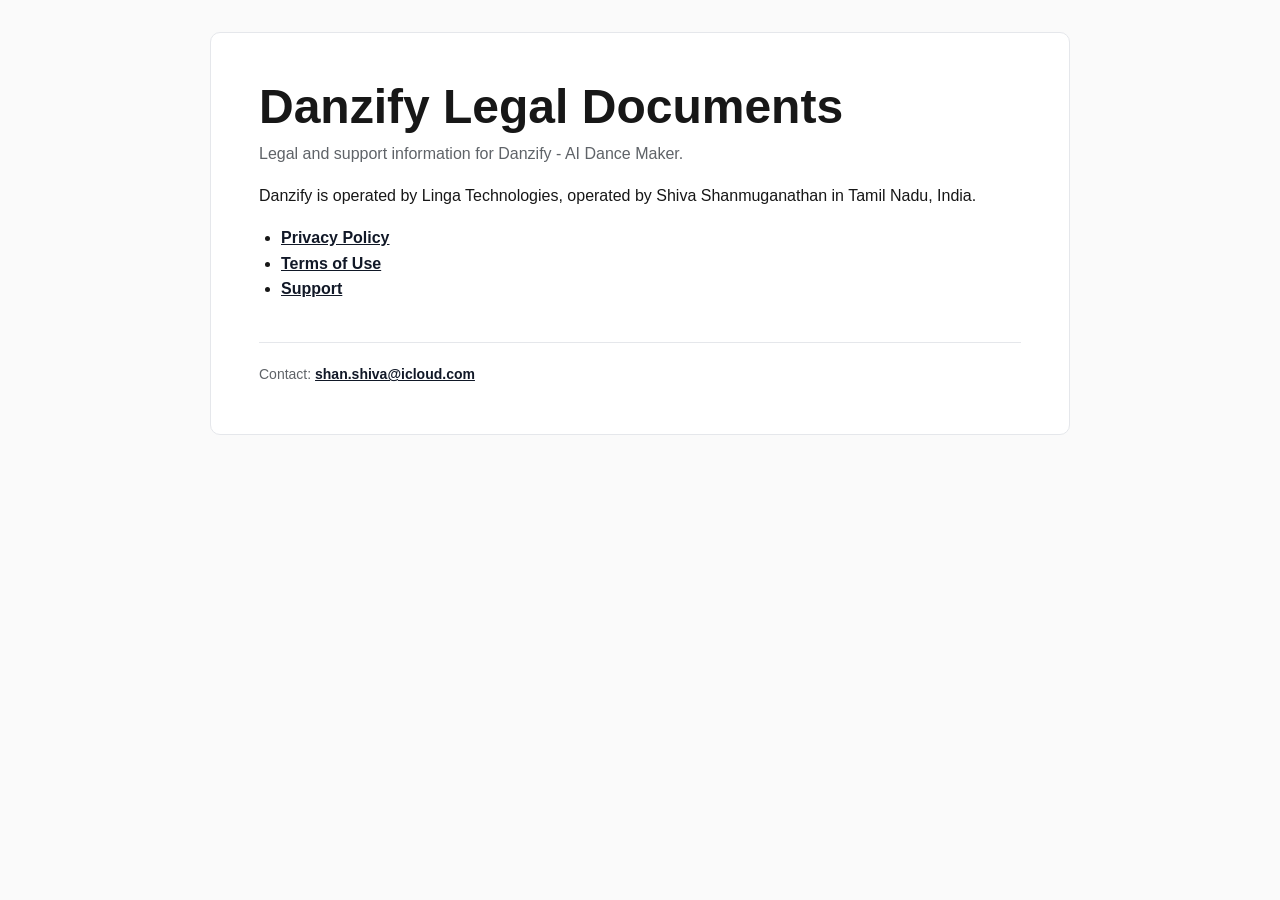
<file: docs/index.html>
<!doctype html>
<html lang="en">
<head>
  <meta charset="utf-8">
  <meta name="viewport" content="width=device-width, initial-scale=1">
  <title>Danzify Legal Documents</title>
  <link rel="stylesheet" href="./styles.css">
</head>
<body>
  <main>
    <h1>Danzify Legal Documents</h1>
    <p class="meta">Legal and support information for Danzify - AI Dance Maker.</p>
    <p>Danzify is operated by Linga Technologies, operated by Shiva Shanmuganathan in Tamil Nadu, India.</p>
    <ul>
      <li><a href="./privacy.html">Privacy Policy</a></li>
      <li><a href="./terms.html">Terms of Use</a></li>
      <li><a href="./support.html">Support</a></li>
    </ul>
    <footer>
      Contact: <a href="mailto:shan.shiva@icloud.com">shan.shiva@icloud.com</a>
    </footer>
  </main>
</body>
</html>
</file>
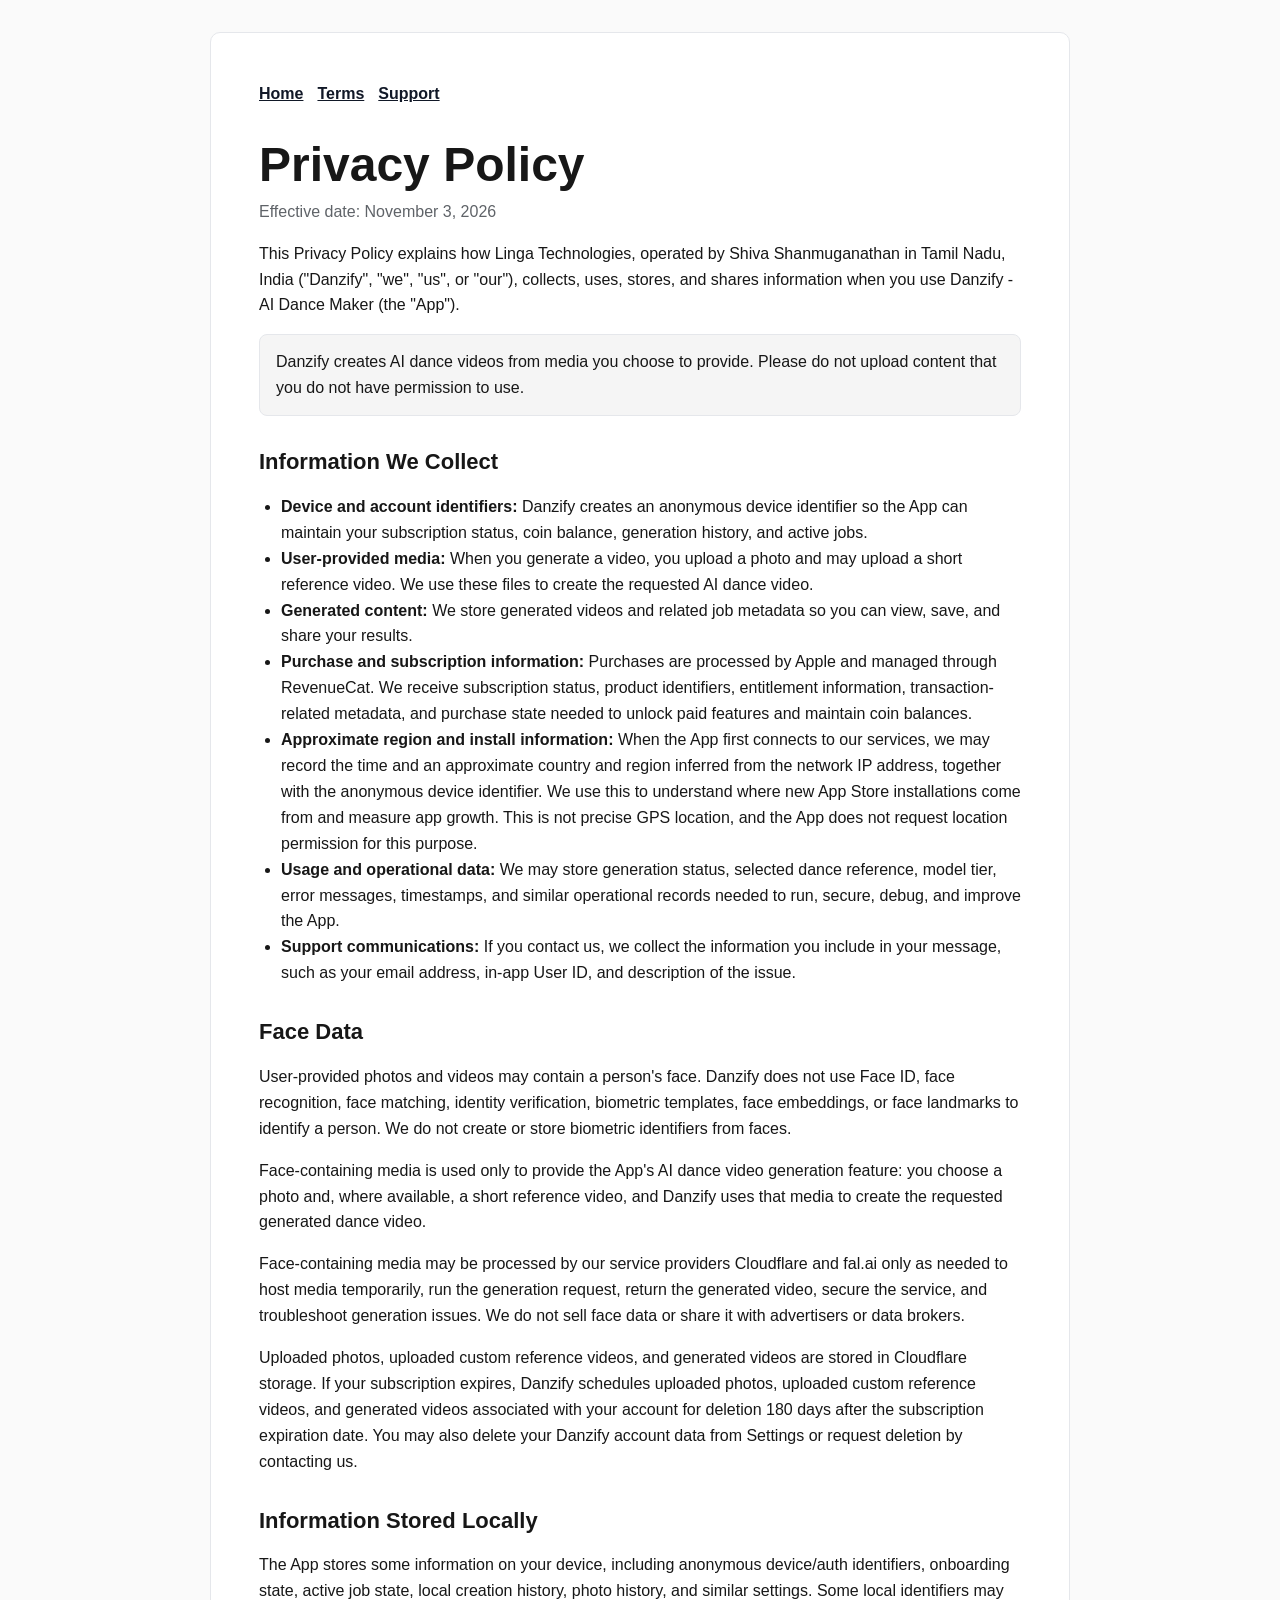
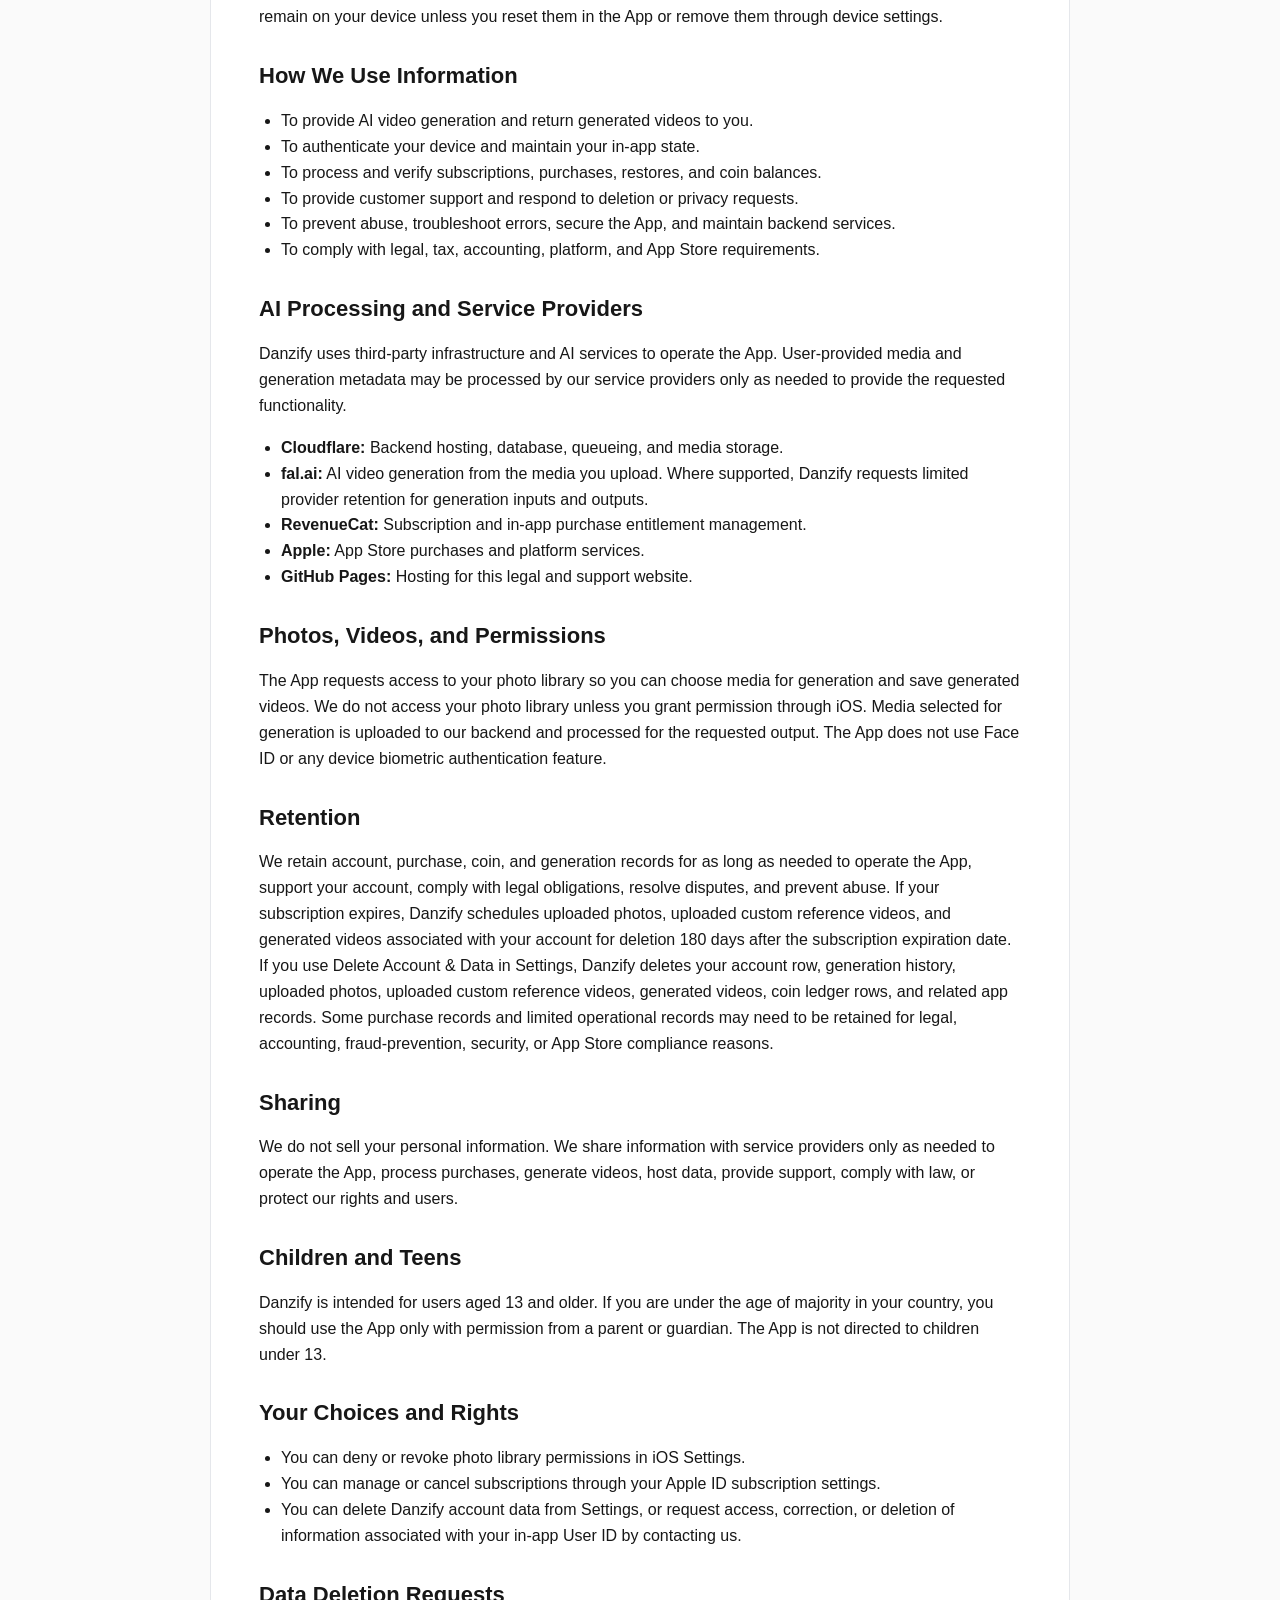
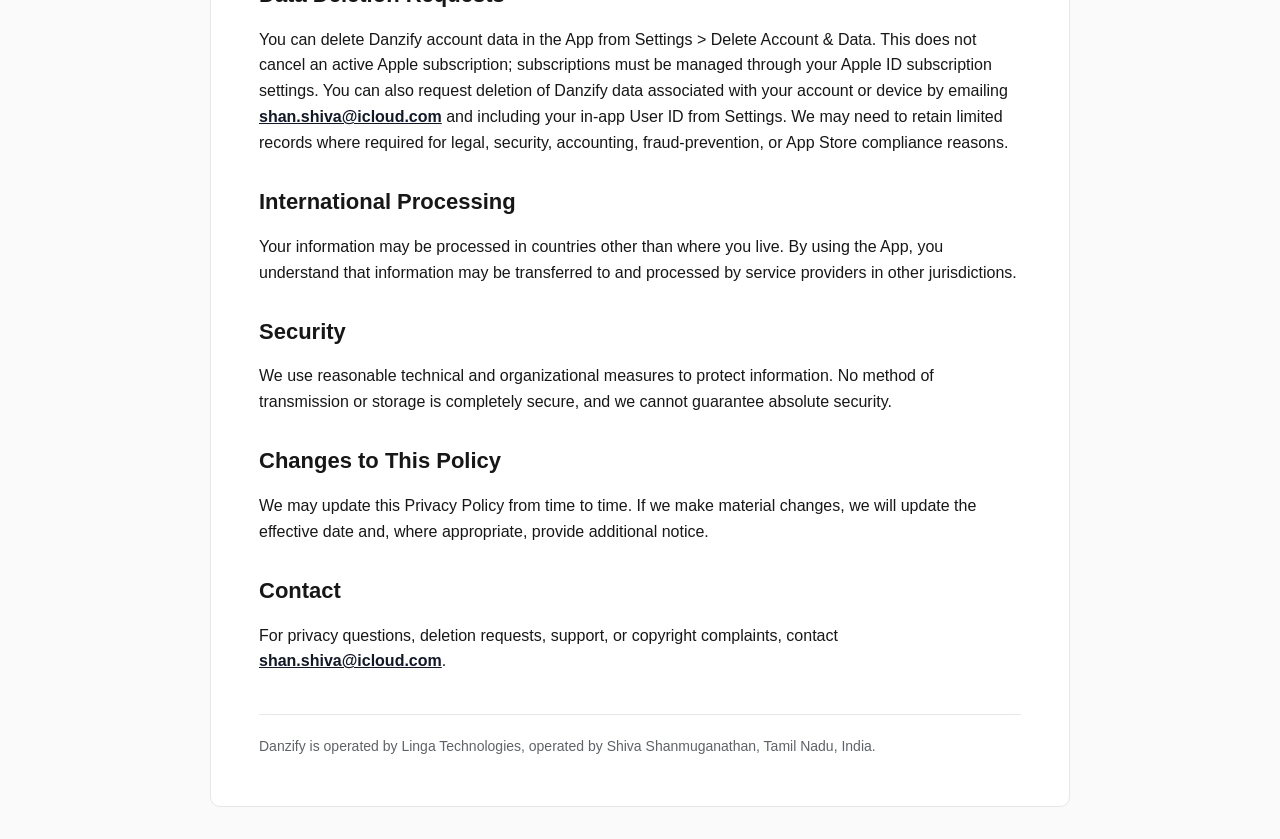
<file: docs/privacy.html>
<!doctype html>
<html lang="en">
<head>
  <meta charset="utf-8">
  <meta name="viewport" content="width=device-width, initial-scale=1">
  <title>Danzify Privacy Policy</title>
  <link rel="stylesheet" href="./styles.css">
</head>
<body>
  <main>
    <nav>
      <a href="./index.html">Home</a>
      <a href="./terms.html">Terms</a>
      <a href="./support.html">Support</a>
    </nav>

    <h1>Privacy Policy</h1>
    <p class="meta">Effective date: November 3, 2026</p>

    <p>This Privacy Policy explains how Linga Technologies, operated by Shiva Shanmuganathan in Tamil Nadu, India ("Danzify", "we", "us", or "our"), collects, uses, stores, and shares information when you use Danzify - AI Dance Maker (the "App").</p>

    <p class="notice">Danzify creates AI dance videos from media you choose to provide. Please do not upload content that you do not have permission to use.</p>

    <h2>Information We Collect</h2>
    <ul>
      <li><strong>Device and account identifiers:</strong> Danzify creates an anonymous device identifier so the App can maintain your subscription status, coin balance, generation history, and active jobs.</li>
      <li><strong>User-provided media:</strong> When you generate a video, you upload a photo and may upload a short reference video. We use these files to create the requested AI dance video.</li>
      <li><strong>Generated content:</strong> We store generated videos and related job metadata so you can view, save, and share your results.</li>
      <li><strong>Purchase and subscription information:</strong> Purchases are processed by Apple and managed through RevenueCat. We receive subscription status, product identifiers, entitlement information, transaction-related metadata, and purchase state needed to unlock paid features and maintain coin balances.</li>
      <li><strong>Approximate region and install information:</strong> When the App first connects to our services, we may record the time and an approximate country and region inferred from the network IP address, together with the anonymous device identifier. We use this to understand where new App Store installations come from and measure app growth. This is not precise GPS location, and the App does not request location permission for this purpose.</li>
      <li><strong>Usage and operational data:</strong> We may store generation status, selected dance reference, model tier, error messages, timestamps, and similar operational records needed to run, secure, debug, and improve the App.</li>
      <li><strong>Support communications:</strong> If you contact us, we collect the information you include in your message, such as your email address, in-app User ID, and description of the issue.</li>
    </ul>

    <h2>Face Data</h2>
    <p>User-provided photos and videos may contain a person's face. Danzify does not use Face ID, face recognition, face matching, identity verification, biometric templates, face embeddings, or face landmarks to identify a person. We do not create or store biometric identifiers from faces.</p>
    <p>Face-containing media is used only to provide the App's AI dance video generation feature: you choose a photo and, where available, a short reference video, and Danzify uses that media to create the requested generated dance video.</p>
    <p>Face-containing media may be processed by our service providers Cloudflare and fal.ai only as needed to host media temporarily, run the generation request, return the generated video, secure the service, and troubleshoot generation issues. We do not sell face data or share it with advertisers or data brokers.</p>
    <p>Uploaded photos, uploaded custom reference videos, and generated videos are stored in Cloudflare storage. If your subscription expires, Danzify schedules uploaded photos, uploaded custom reference videos, and generated videos associated with your account for deletion 180 days after the subscription expiration date. You may also delete your Danzify account data from Settings or request deletion by contacting us.</p>

    <h2>Information Stored Locally</h2>
    <p>The App stores some information on your device, including anonymous device/auth identifiers, onboarding state, active job state, local creation history, photo history, and similar settings. Some local identifiers may remain on your device unless you reset them in the App or remove them through device settings.</p>

    <h2>How We Use Information</h2>
    <ul>
      <li>To provide AI video generation and return generated videos to you.</li>
      <li>To authenticate your device and maintain your in-app state.</li>
      <li>To process and verify subscriptions, purchases, restores, and coin balances.</li>
      <li>To provide customer support and respond to deletion or privacy requests.</li>
      <li>To prevent abuse, troubleshoot errors, secure the App, and maintain backend services.</li>
      <li>To comply with legal, tax, accounting, platform, and App Store requirements.</li>
    </ul>

    <h2>AI Processing and Service Providers</h2>
    <p>Danzify uses third-party infrastructure and AI services to operate the App. User-provided media and generation metadata may be processed by our service providers only as needed to provide the requested functionality.</p>
    <ul>
      <li><strong>Cloudflare:</strong> Backend hosting, database, queueing, and media storage.</li>
      <li><strong>fal.ai:</strong> AI video generation from the media you upload. Where supported, Danzify requests limited provider retention for generation inputs and outputs.</li>
      <li><strong>RevenueCat:</strong> Subscription and in-app purchase entitlement management.</li>
      <li><strong>Apple:</strong> App Store purchases and platform services.</li>
      <li><strong>GitHub Pages:</strong> Hosting for this legal and support website.</li>
    </ul>

    <h2>Photos, Videos, and Permissions</h2>
    <p>The App requests access to your photo library so you can choose media for generation and save generated videos. We do not access your photo library unless you grant permission through iOS. Media selected for generation is uploaded to our backend and processed for the requested output. The App does not use Face ID or any device biometric authentication feature.</p>

    <h2>Retention</h2>
    <p>We retain account, purchase, coin, and generation records for as long as needed to operate the App, support your account, comply with legal obligations, resolve disputes, and prevent abuse. If your subscription expires, Danzify schedules uploaded photos, uploaded custom reference videos, and generated videos associated with your account for deletion 180 days after the subscription expiration date. If you use Delete Account & Data in Settings, Danzify deletes your account row, generation history, uploaded photos, uploaded custom reference videos, generated videos, coin ledger rows, and related app records. Some purchase records and limited operational records may need to be retained for legal, accounting, fraud-prevention, security, or App Store compliance reasons.</p>

    <h2>Sharing</h2>
    <p>We do not sell your personal information. We share information with service providers only as needed to operate the App, process purchases, generate videos, host data, provide support, comply with law, or protect our rights and users.</p>

    <h2>Children and Teens</h2>
    <p>Danzify is intended for users aged 13 and older. If you are under the age of majority in your country, you should use the App only with permission from a parent or guardian. The App is not directed to children under 13.</p>

    <h2>Your Choices and Rights</h2>
    <ul>
      <li>You can deny or revoke photo library permissions in iOS Settings.</li>
      <li>You can manage or cancel subscriptions through your Apple ID subscription settings.</li>
      <li>You can delete Danzify account data from Settings, or request access, correction, or deletion of information associated with your in-app User ID by contacting us.</li>
    </ul>

    <h2>Data Deletion Requests</h2>
    <p>You can delete Danzify account data in the App from Settings &gt; Delete Account &amp; Data. This does not cancel an active Apple subscription; subscriptions must be managed through your Apple ID subscription settings. You can also request deletion of Danzify data associated with your account or device by emailing <a href="mailto:shan.shiva@icloud.com">shan.shiva@icloud.com</a> and including your in-app User ID from Settings. We may need to retain limited records where required for legal, security, accounting, fraud-prevention, or App Store compliance reasons.</p>

    <h2>International Processing</h2>
    <p>Your information may be processed in countries other than where you live. By using the App, you understand that information may be transferred to and processed by service providers in other jurisdictions.</p>

    <h2>Security</h2>
    <p>We use reasonable technical and organizational measures to protect information. No method of transmission or storage is completely secure, and we cannot guarantee absolute security.</p>

    <h2>Changes to This Policy</h2>
    <p>We may update this Privacy Policy from time to time. If we make material changes, we will update the effective date and, where appropriate, provide additional notice.</p>

    <h2>Contact</h2>
    <p>For privacy questions, deletion requests, support, or copyright complaints, contact <a href="mailto:shan.shiva@icloud.com">shan.shiva@icloud.com</a>.</p>

    <footer>
      Danzify is operated by Linga Technologies, operated by Shiva Shanmuganathan, Tamil Nadu, India.
    </footer>
  </main>
</body>
</html>
</file>
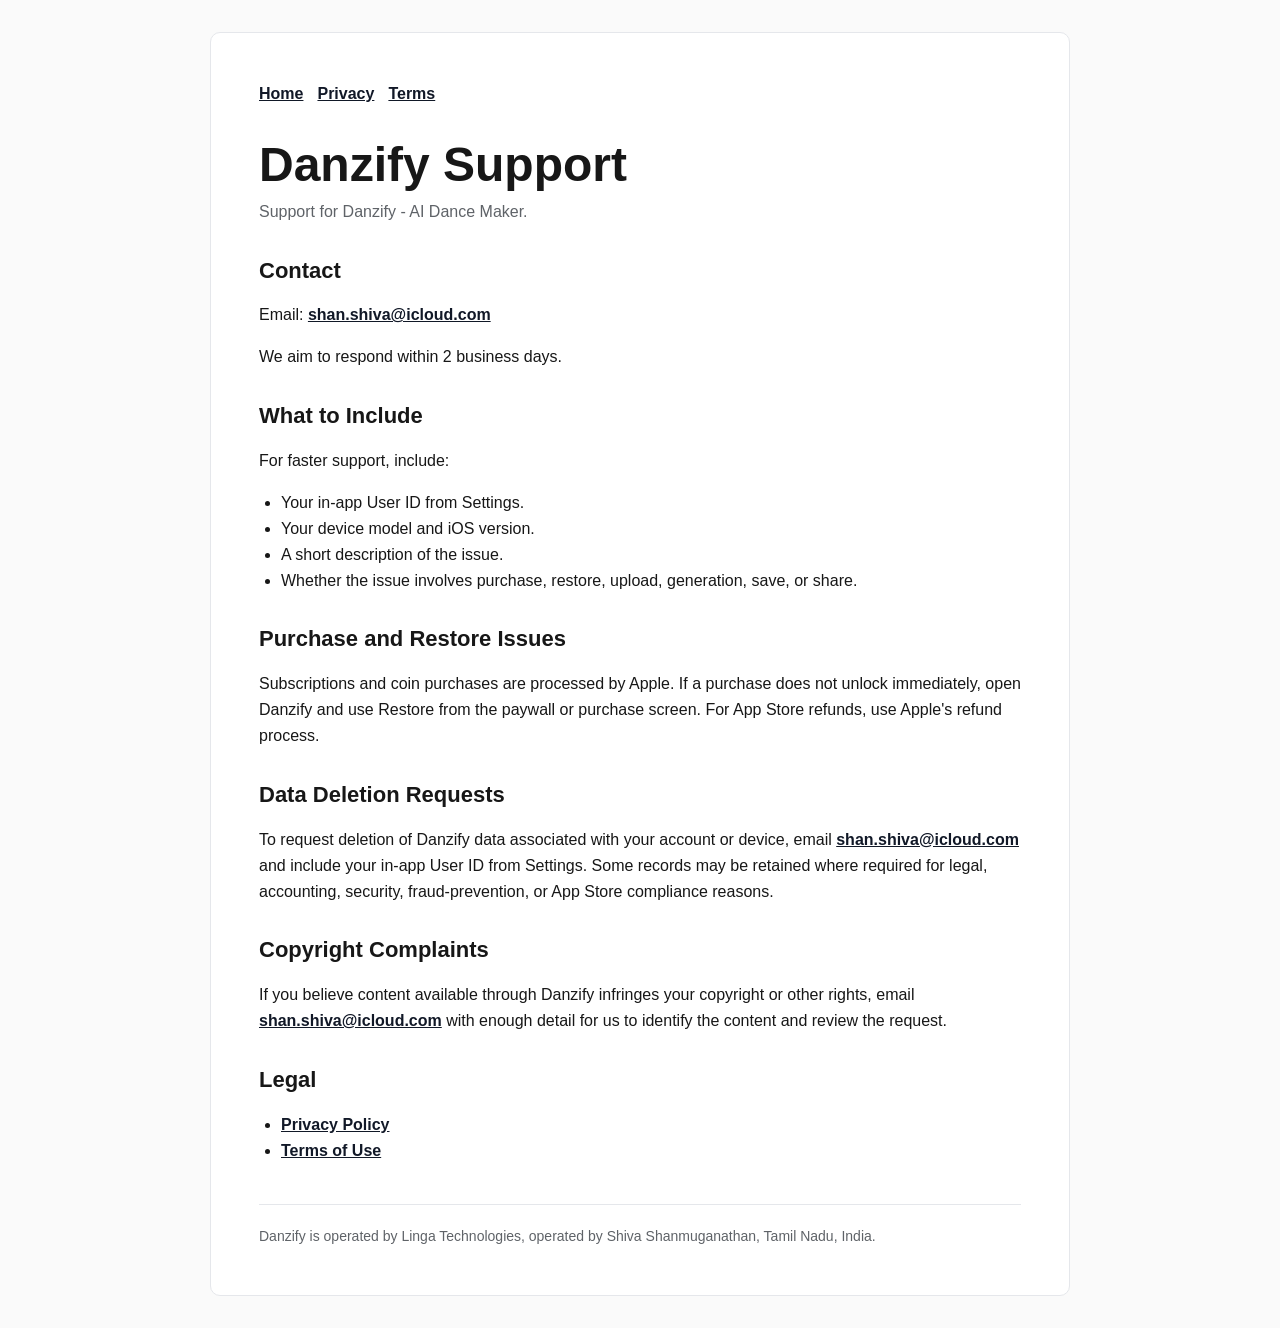
<file: docs/support.html>
<!doctype html>
<html lang="en">
<head>
  <meta charset="utf-8">
  <meta name="viewport" content="width=device-width, initial-scale=1">
  <title>Danzify Support</title>
  <link rel="stylesheet" href="./styles.css">
</head>
<body>
  <main>
    <nav>
      <a href="./index.html">Home</a>
      <a href="./privacy.html">Privacy</a>
      <a href="./terms.html">Terms</a>
    </nav>

    <h1>Danzify Support</h1>
    <p class="meta">Support for Danzify - AI Dance Maker.</p>

    <h2>Contact</h2>
    <p>Email: <a href="mailto:shan.shiva@icloud.com">shan.shiva@icloud.com</a></p>
    <p>We aim to respond within 2 business days.</p>

    <h2>What to Include</h2>
    <p>For faster support, include:</p>
    <ul>
      <li>Your in-app User ID from Settings.</li>
      <li>Your device model and iOS version.</li>
      <li>A short description of the issue.</li>
      <li>Whether the issue involves purchase, restore, upload, generation, save, or share.</li>
    </ul>

    <h2>Purchase and Restore Issues</h2>
    <p>Subscriptions and coin purchases are processed by Apple. If a purchase does not unlock immediately, open Danzify and use Restore from the paywall or purchase screen. For App Store refunds, use Apple's refund process.</p>

    <h2>Data Deletion Requests</h2>
    <p>To request deletion of Danzify data associated with your account or device, email <a href="mailto:shan.shiva@icloud.com">shan.shiva@icloud.com</a> and include your in-app User ID from Settings. Some records may be retained where required for legal, accounting, security, fraud-prevention, or App Store compliance reasons.</p>

    <h2>Copyright Complaints</h2>
    <p>If you believe content available through Danzify infringes your copyright or other rights, email <a href="mailto:shan.shiva@icloud.com">shan.shiva@icloud.com</a> with enough detail for us to identify the content and review the request.</p>

    <h2>Legal</h2>
    <ul>
      <li><a href="./privacy.html">Privacy Policy</a></li>
      <li><a href="./terms.html">Terms of Use</a></li>
    </ul>

    <footer>
      Danzify is operated by Linga Technologies, operated by Shiva Shanmuganathan, Tamil Nadu, India.
    </footer>
  </main>
</body>
</html>
</file>
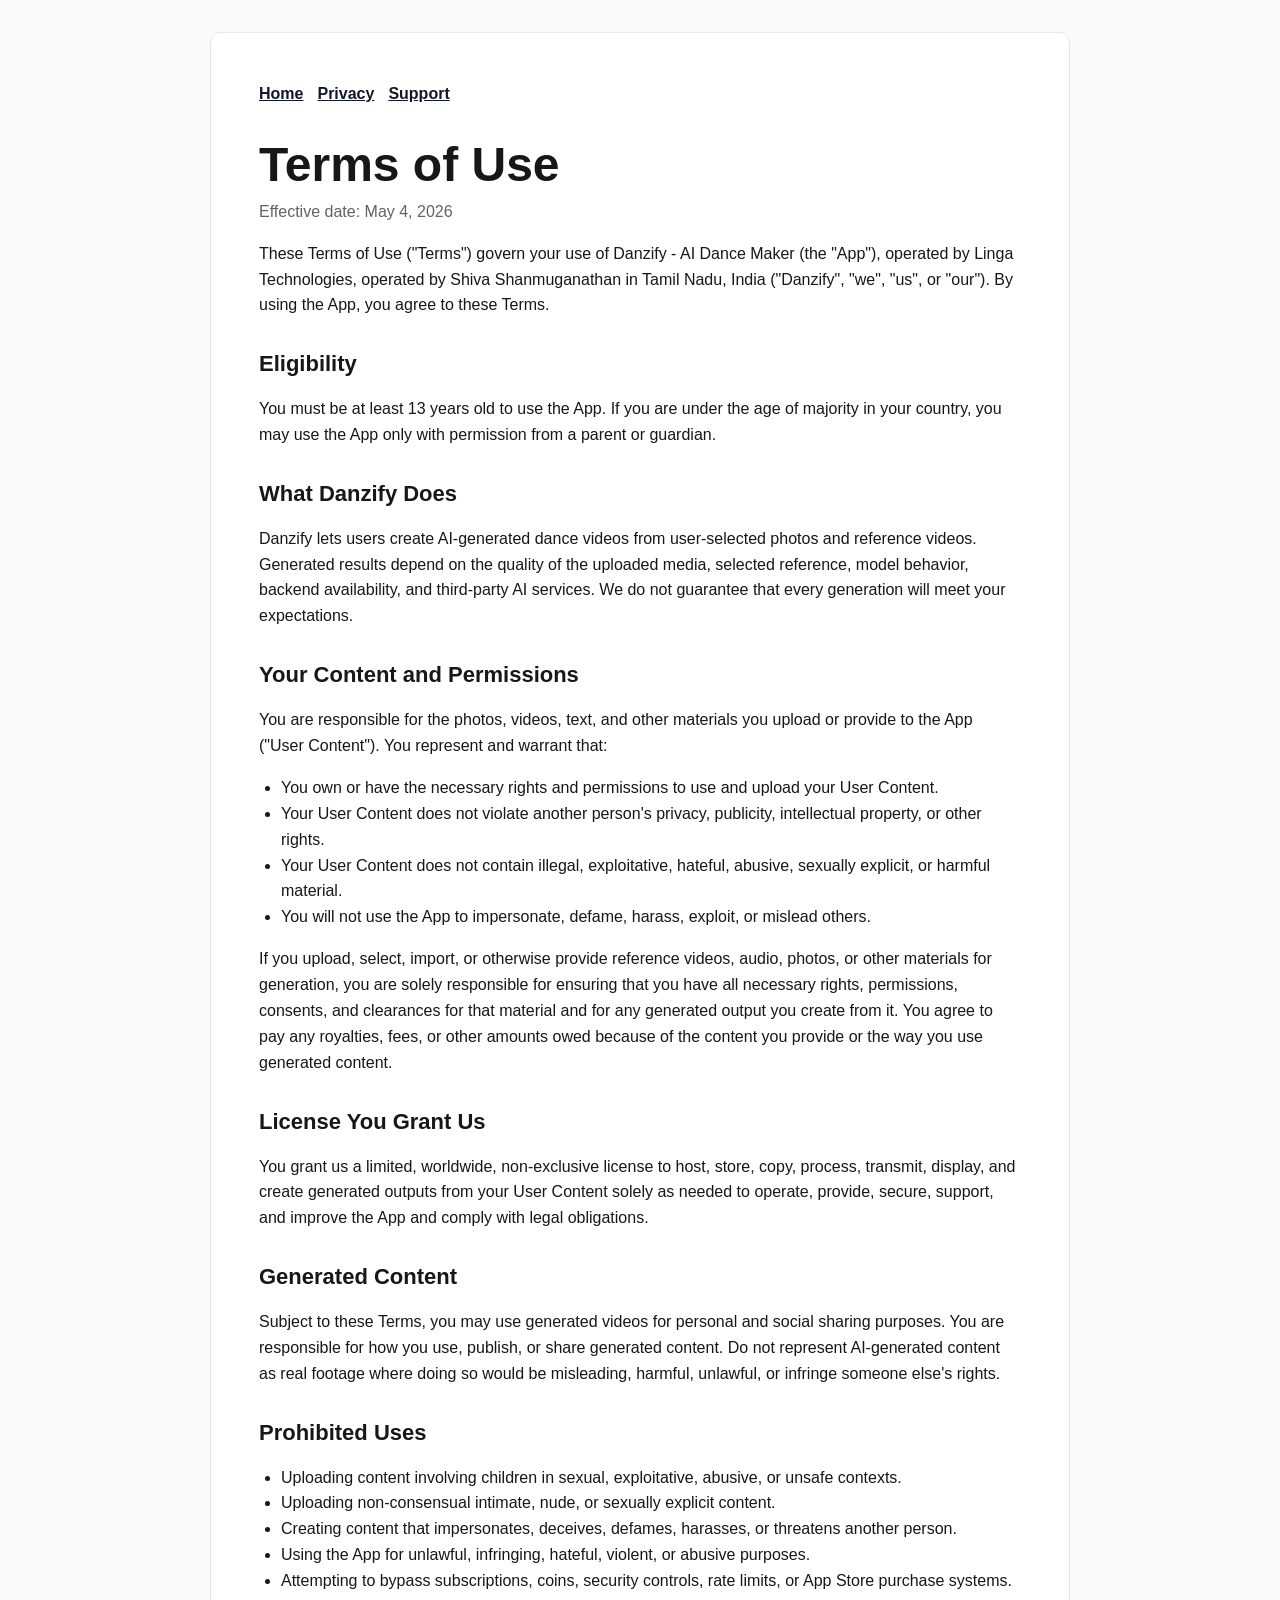
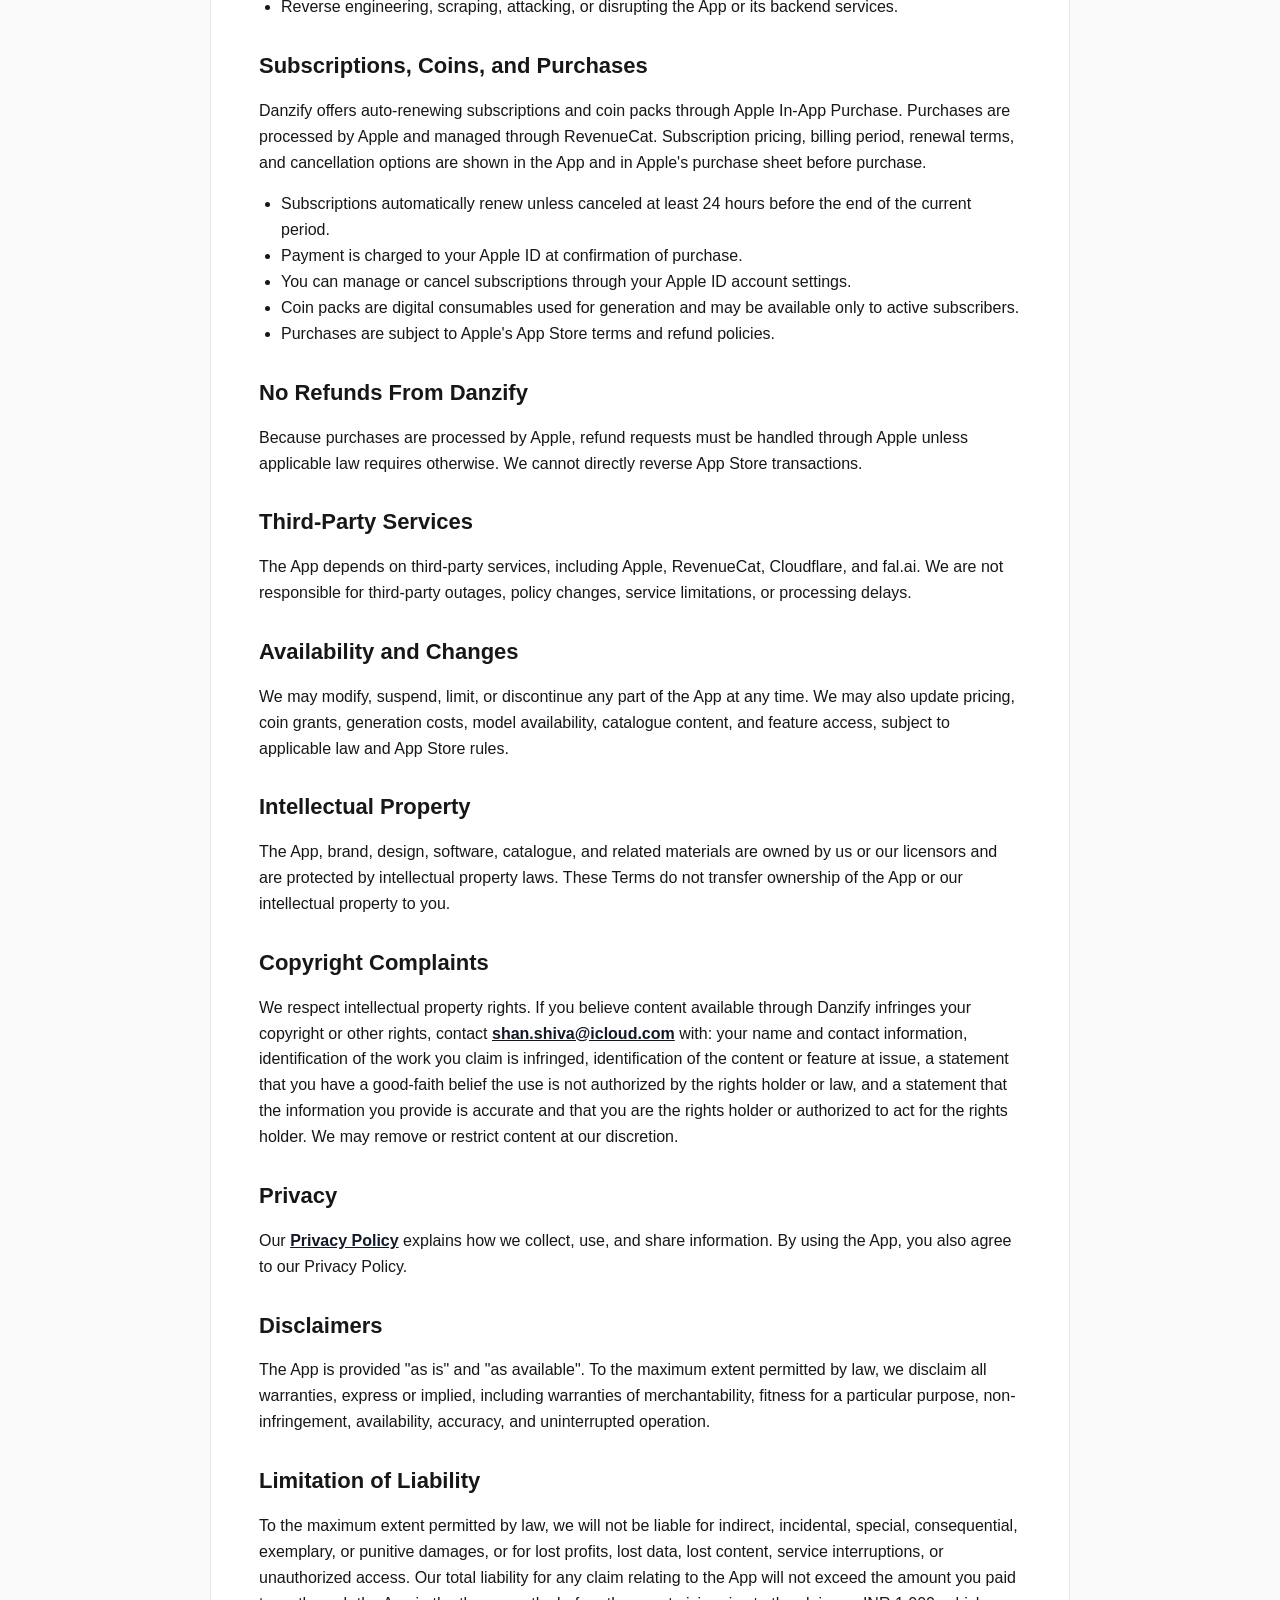
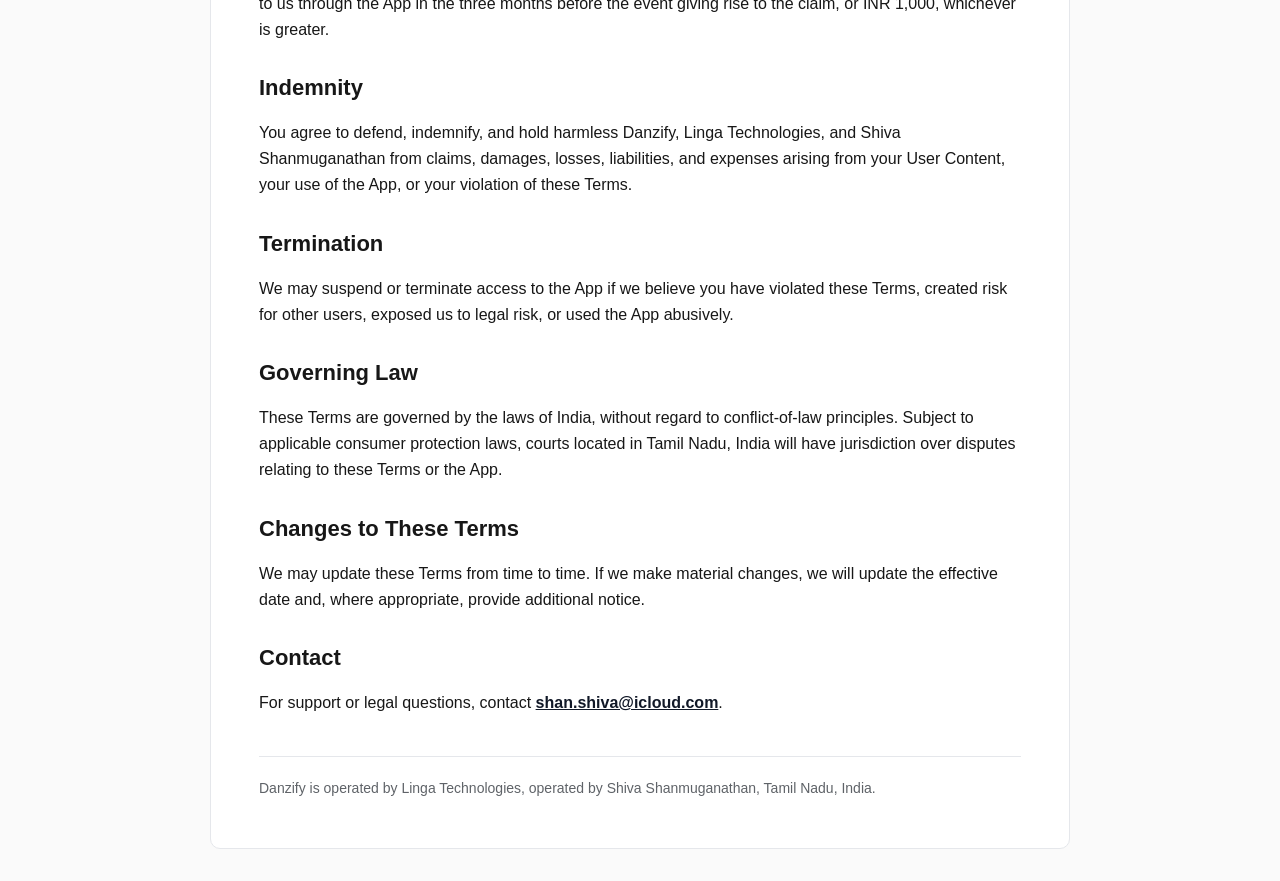
<file: docs/terms.html>
<!doctype html>
<html lang="en">
<head>
  <meta charset="utf-8">
  <meta name="viewport" content="width=device-width, initial-scale=1">
  <title>Danzify Terms of Use</title>
  <link rel="stylesheet" href="./styles.css">
</head>
<body>
  <main>
    <nav>
      <a href="./index.html">Home</a>
      <a href="./privacy.html">Privacy</a>
      <a href="./support.html">Support</a>
    </nav>

    <h1>Terms of Use</h1>
    <p class="meta">Effective date: May 4, 2026</p>

    <p>These Terms of Use ("Terms") govern your use of Danzify - AI Dance Maker (the "App"), operated by Linga Technologies, operated by Shiva Shanmuganathan in Tamil Nadu, India ("Danzify", "we", "us", or "our"). By using the App, you agree to these Terms.</p>

    <h2>Eligibility</h2>
    <p>You must be at least 13 years old to use the App. If you are under the age of majority in your country, you may use the App only with permission from a parent or guardian.</p>

    <h2>What Danzify Does</h2>
    <p>Danzify lets users create AI-generated dance videos from user-selected photos and reference videos. Generated results depend on the quality of the uploaded media, selected reference, model behavior, backend availability, and third-party AI services. We do not guarantee that every generation will meet your expectations.</p>

    <h2>Your Content and Permissions</h2>
    <p>You are responsible for the photos, videos, text, and other materials you upload or provide to the App ("User Content"). You represent and warrant that:</p>
    <ul>
      <li>You own or have the necessary rights and permissions to use and upload your User Content.</li>
      <li>Your User Content does not violate another person's privacy, publicity, intellectual property, or other rights.</li>
      <li>Your User Content does not contain illegal, exploitative, hateful, abusive, sexually explicit, or harmful material.</li>
      <li>You will not use the App to impersonate, defame, harass, exploit, or mislead others.</li>
    </ul>
    <p>If you upload, select, import, or otherwise provide reference videos, audio, photos, or other materials for generation, you are solely responsible for ensuring that you have all necessary rights, permissions, consents, and clearances for that material and for any generated output you create from it. You agree to pay any royalties, fees, or other amounts owed because of the content you provide or the way you use generated content.</p>

    <h2>License You Grant Us</h2>
    <p>You grant us a limited, worldwide, non-exclusive license to host, store, copy, process, transmit, display, and create generated outputs from your User Content solely as needed to operate, provide, secure, support, and improve the App and comply with legal obligations.</p>

    <h2>Generated Content</h2>
    <p>Subject to these Terms, you may use generated videos for personal and social sharing purposes. You are responsible for how you use, publish, or share generated content. Do not represent AI-generated content as real footage where doing so would be misleading, harmful, unlawful, or infringe someone else's rights.</p>

    <h2>Prohibited Uses</h2>
    <ul>
      <li>Uploading content involving children in sexual, exploitative, abusive, or unsafe contexts.</li>
      <li>Uploading non-consensual intimate, nude, or sexually explicit content.</li>
      <li>Creating content that impersonates, deceives, defames, harasses, or threatens another person.</li>
      <li>Using the App for unlawful, infringing, hateful, violent, or abusive purposes.</li>
      <li>Attempting to bypass subscriptions, coins, security controls, rate limits, or App Store purchase systems.</li>
      <li>Reverse engineering, scraping, attacking, or disrupting the App or its backend services.</li>
    </ul>

    <h2>Subscriptions, Coins, and Purchases</h2>
    <p>Danzify offers auto-renewing subscriptions and coin packs through Apple In-App Purchase. Purchases are processed by Apple and managed through RevenueCat. Subscription pricing, billing period, renewal terms, and cancellation options are shown in the App and in Apple's purchase sheet before purchase.</p>
    <ul>
      <li>Subscriptions automatically renew unless canceled at least 24 hours before the end of the current period.</li>
      <li>Payment is charged to your Apple ID at confirmation of purchase.</li>
      <li>You can manage or cancel subscriptions through your Apple ID account settings.</li>
      <li>Coin packs are digital consumables used for generation and may be available only to active subscribers.</li>
      <li>Purchases are subject to Apple's App Store terms and refund policies.</li>
    </ul>

    <h2>No Refunds From Danzify</h2>
    <p>Because purchases are processed by Apple, refund requests must be handled through Apple unless applicable law requires otherwise. We cannot directly reverse App Store transactions.</p>

    <h2>Third-Party Services</h2>
    <p>The App depends on third-party services, including Apple, RevenueCat, Cloudflare, and fal.ai. We are not responsible for third-party outages, policy changes, service limitations, or processing delays.</p>

    <h2>Availability and Changes</h2>
    <p>We may modify, suspend, limit, or discontinue any part of the App at any time. We may also update pricing, coin grants, generation costs, model availability, catalogue content, and feature access, subject to applicable law and App Store rules.</p>

    <h2>Intellectual Property</h2>
    <p>The App, brand, design, software, catalogue, and related materials are owned by us or our licensors and are protected by intellectual property laws. These Terms do not transfer ownership of the App or our intellectual property to you.</p>

    <h2>Copyright Complaints</h2>
    <p>We respect intellectual property rights. If you believe content available through Danzify infringes your copyright or other rights, contact <a href="mailto:shan.shiva@icloud.com">shan.shiva@icloud.com</a> with: your name and contact information, identification of the work you claim is infringed, identification of the content or feature at issue, a statement that you have a good-faith belief the use is not authorized by the rights holder or law, and a statement that the information you provide is accurate and that you are the rights holder or authorized to act for the rights holder. We may remove or restrict content at our discretion.</p>

    <h2>Privacy</h2>
    <p>Our <a href="./privacy.html">Privacy Policy</a> explains how we collect, use, and share information. By using the App, you also agree to our Privacy Policy.</p>

    <h2>Disclaimers</h2>
    <p>The App is provided "as is" and "as available". To the maximum extent permitted by law, we disclaim all warranties, express or implied, including warranties of merchantability, fitness for a particular purpose, non-infringement, availability, accuracy, and uninterrupted operation.</p>

    <h2>Limitation of Liability</h2>
    <p>To the maximum extent permitted by law, we will not be liable for indirect, incidental, special, consequential, exemplary, or punitive damages, or for lost profits, lost data, lost content, service interruptions, or unauthorized access. Our total liability for any claim relating to the App will not exceed the amount you paid to us through the App in the three months before the event giving rise to the claim, or INR 1,000, whichever is greater.</p>

    <h2>Indemnity</h2>
    <p>You agree to defend, indemnify, and hold harmless Danzify, Linga Technologies, and Shiva Shanmuganathan from claims, damages, losses, liabilities, and expenses arising from your User Content, your use of the App, or your violation of these Terms.</p>

    <h2>Termination</h2>
    <p>We may suspend or terminate access to the App if we believe you have violated these Terms, created risk for other users, exposed us to legal risk, or used the App abusively.</p>

    <h2>Governing Law</h2>
    <p>These Terms are governed by the laws of India, without regard to conflict-of-law principles. Subject to applicable consumer protection laws, courts located in Tamil Nadu, India will have jurisdiction over disputes relating to these Terms or the App.</p>

    <h2>Changes to These Terms</h2>
    <p>We may update these Terms from time to time. If we make material changes, we will update the effective date and, where appropriate, provide additional notice.</p>

    <h2>Contact</h2>
    <p>For support or legal questions, contact <a href="mailto:shan.shiva@icloud.com">shan.shiva@icloud.com</a>.</p>

    <footer>
      Danzify is operated by Linga Technologies, operated by Shiva Shanmuganathan, Tamil Nadu, India.
    </footer>
  </main>
</body>
</html>
</file>
<file: docs/styles.css>
:root {
  color-scheme: light;
  --bg: #fafafa;
  --paper: #ffffff;
  --ink: #171717;
  --muted: #5f6368;
  --line: #e5e7eb;
  --accent: #111827;
}

* {
  box-sizing: border-box;
}

body {
  margin: 0;
  background: var(--bg);
  color: var(--ink);
  font-family: -apple-system, BlinkMacSystemFont, "Segoe UI", sans-serif;
  line-height: 1.62;
}

main {
  width: min(860px, calc(100% - 32px));
  margin: 32px auto;
  background: var(--paper);
  border: 1px solid var(--line);
  border-radius: 10px;
  padding: clamp(24px, 4vw, 48px);
}

nav {
  display: flex;
  flex-wrap: wrap;
  gap: 14px;
  margin-bottom: 32px;
}

a {
  color: var(--accent);
  font-weight: 650;
}

h1 {
  margin: 0 0 8px;
  font-size: clamp(32px, 5vw, 48px);
  line-height: 1.08;
}

h2 {
  margin-top: 32px;
  font-size: 22px;
  line-height: 1.25;
}

h3 {
  margin-top: 24px;
  font-size: 17px;
}

p,
li {
  font-size: 16px;
}

ul {
  padding-left: 22px;
}

.meta {
  color: var(--muted);
  margin-top: 0;
}

.notice {
  background: #f5f5f5;
  border: 1px solid var(--line);
  border-radius: 8px;
  padding: 14px 16px;
}

footer {
  margin-top: 40px;
  padding-top: 20px;
  border-top: 1px solid var(--line);
  color: var(--muted);
  font-size: 14px;
}
</file>
